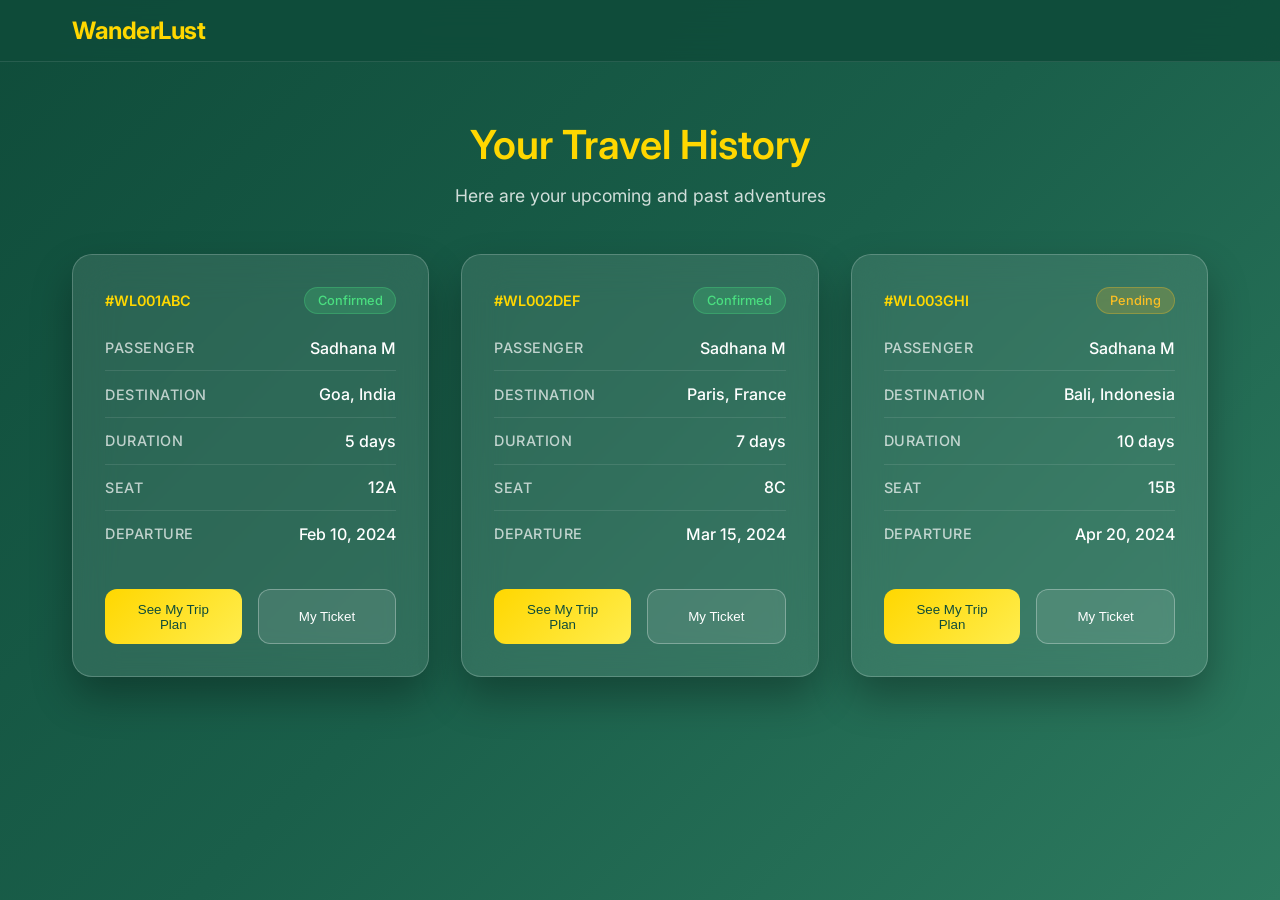
<file: booking-history-old.html>
<!DOCTYPE html>
<html lang="en">
<head>
    <meta charset="UTF-8">
    <meta name="viewport" content="width=device-width, initial-scale=1.0">
    <title>WanderLust AI - Booking History</title>
    <link rel="stylesheet" href="https://cdnjs.cloudflare.com/ajax/libs/font-awesome/6.4.0/css/all.min.css">
    <link href="https://fonts.googleapis.com/css2?family=Inter:wght@300;400;500;600;700&display=swap" rel="stylesheet">
    <style>
        * {
            margin: 0;
            padding: 0;
            box-sizing: border-box;
        }

        body {
            font-family: 'Inter', sans-serif;
            background: linear-gradient(135deg, #0f4c3a 0%, #1a5f4a 50%, #2d7a5f 100%);
            min-height: 100vh;
            color: #ffffff;
        }

        .navbar {
            position: fixed;
            top: 0;
            left: 0;
            right: 0;
            z-index: 1000;
            background: rgba(15, 76, 58, 0.9);
            backdrop-filter: blur(20px);
            border-bottom: 1px solid rgba(255, 255, 255, 0.1);
            padding: 1rem 0;
        }

        .nav-content {
            max-width: 1200px;
            margin: 0 auto;
            padding: 0 2rem;
            display: flex;
            align-items: center;
            justify-content: space-between;
        }

        .logo {
            display: flex;
            align-items: center;
            gap: 0.75rem;
            font-size: 1.5rem;
            font-weight: 700;
            color: #ffd700;
        }

        .logo-text {
            font-family: 'Inter', sans-serif;
            letter-spacing: -0.5px;
        }

        .container {
            max-width: 1200px;
            margin: 0 auto;
            padding: 120px 2rem 2rem;
            min-height: 100vh;
        }

        .page-header {
            text-align: center;
            margin-bottom: 3rem;
        }

        .page-title {
            font-size: 2.5rem;
            font-weight: 600;
            color: #ffd700;
            margin-bottom: 1rem;
        }

        .page-subtitle {
            font-size: 1.1rem;
            color: rgba(255, 255, 255, 0.8);
        }

        .bookings-grid {
            display: grid;
            grid-template-columns: repeat(auto-fit, minmax(350px, 1fr));
            gap: 2rem;
            margin-bottom: 2rem;
        }

        .booking-card {
            background: rgba(255, 255, 255, 0.1);
            backdrop-filter: blur(20px);
            border-radius: 20px;
            border: 1px solid rgba(255, 255, 255, 0.2);
            padding: 2rem;
            box-shadow: 0 20px 40px rgba(0, 0, 0, 0.3);
            transition: transform 0.3s ease;
        }

        .booking-card:hover {
            transform: translateY(-5px);
        }

        .booking-header {
            display: flex;
            justify-content: space-between;
            align-items: center;
            margin-bottom: 1.5rem;
        }

        .booking-id {
            font-size: 0.9rem;
            color: #ffd700;
            font-weight: 600;
        }

        .booking-status {
            padding: 0.3rem 0.8rem;
            border-radius: 20px;
            font-size: 0.8rem;
            font-weight: 500;
        }

        .status-confirmed {
            background: rgba(74, 222, 128, 0.2);
            color: #4ade80;
            border: 1px solid rgba(74, 222, 128, 0.3);
        }

        .status-pending {
            background: rgba(251, 191, 36, 0.2);
            color: #fbbf24;
            border: 1px solid rgba(251, 191, 36, 0.3);
        }

        .booking-details {
            margin-bottom: 2rem;
        }

        .detail-row {
            display: flex;
            justify-content: space-between;
            align-items: center;
            margin-bottom: 0.8rem;
            padding-bottom: 0.8rem;
            border-bottom: 1px solid rgba(255, 255, 255, 0.1);
        }

        .detail-row:last-child {
            border-bottom: none;
            margin-bottom: 0;
        }

        .detail-label {
            color: rgba(255, 255, 255, 0.7);
            font-size: 0.9rem;
            font-weight: 500;
            text-transform: uppercase;
            letter-spacing: 0.5px;
        }

        .detail-value {
            color: #ffffff;
            font-weight: 500;
        }

        .booking-actions {
            display: flex;
            gap: 1rem;
        }

        .btn {
            padding: 0.8rem 1.5rem;
            border: none;
            border-radius: 12px;
            cursor: pointer;
            font-weight: 500;
            transition: all 0.3s ease;
            text-decoration: none;
            display: inline-flex;
            align-items: center;
            justify-content: center;
            gap: 0.5rem;
        }

        .btn-primary {
            background: linear-gradient(135deg, #ffd700 0%, #ffed4e 100%);
            color: #0f4c3a;
            flex: 1;
        }

        .btn-primary:hover {
            transform: translateY(-2px);
            box-shadow: 0 8px 24px rgba(255, 215, 0, 0.3);
        }

        .btn-secondary {
            background: rgba(255, 255, 255, 0.1);
            color: #ffffff;
            border: 1px solid rgba(255, 255, 255, 0.3);
            flex: 1;
        }

        .btn-secondary:hover {
            background: rgba(255, 255, 255, 0.2);
        }

        .empty-state {
            text-align: center;
            padding: 4rem 2rem;
            background: rgba(255, 255, 255, 0.05);
            border-radius: 20px;
            border: 1px solid rgba(255, 255, 255, 0.1);
        }

        .empty-icon {
            font-size: 4rem;
            color: rgba(255, 255, 255, 0.3);
            margin-bottom: 1rem;
        }

        .empty-title {
            font-size: 1.5rem;
            color: rgba(255, 255, 255, 0.8);
            margin-bottom: 0.5rem;
        }

        .empty-text {
            color: rgba(255, 255, 255, 0.6);
        }

        @media (max-width: 768px) {
            .container {
                padding: 100px 1rem 1rem;
            }
            
            .bookings-grid {
                grid-template-columns: 1fr;
            }
            
            .booking-actions {
                flex-direction: column;
            }
        }
    </style>
</head>
<body>
    <!-- Navigation -->
    <nav class="navbar">
        <div class="nav-content">
            <div class="logo">
                <span class="logo-text">WanderLust</span>
            </div>
        </div>
    </nav>

    <!-- Main Container -->
    <div class="container">
        <div class="page-header">
            <h1 class="page-title">Your Travel History</h1>
            <p class="page-subtitle">Here are your upcoming and past adventures</p>
        </div>

        <div id="bookings-container">
            <!-- Bookings will be populated by JavaScript -->
        </div>
    </div>

    <script>
        // Sample booking data - in a real app, this would come from a backend
        const sampleBookings = [
            {
                id: 'WL001ABC',
                passengerName: 'Sadhana M',
                destination: 'Goa, India',
                duration: '5 days',
                seatNumber: '12A',
                status: 'confirmed',
                bookingDate: '2024-01-15',
                departureDate: '2024-02-10',
                budget: '₹45,000',
                interests: ['Beach', 'Culture', 'Food', 'Relaxation'],
                hotelType: '4-star'
            },
            {
                id: 'WL002DEF',
                passengerName: 'Sadhana M',
                destination: 'Paris, France',
                duration: '7 days',
                seatNumber: '8C',
                status: 'confirmed',
                bookingDate: '2024-01-20',
                departureDate: '2024-03-15',
                budget: '€2,800',
                interests: ['Culture', 'Art', 'Food', 'Romance'],
                hotelType: '5-star'
            },
            {
                id: 'WL003GHI',
                passengerName: 'Sadhana M',
                destination: 'Bali, Indonesia',
                duration: '10 days',
                seatNumber: '15B',
                status: 'pending',
                bookingDate: '2024-01-25',
                departureDate: '2024-04-20',
                budget: '$1,800',
                interests: ['Nature', 'Adventure', 'Relaxation', 'Culture'],
                hotelType: '4-star'
            }
        ];

        // Initialize the page
        document.addEventListener('DOMContentLoaded', function() {
            // Clear old cached data to force refresh with new names
            localStorage.removeItem('wanderlustBookings');
            loadBookings();
        });

        function loadBookings() {
            // Always use the updated sample data with "Sadhana M"
            let bookings = sampleBookings;
            
            // Save updated data to localStorage
            localStorage.setItem('wanderlustBookings', JSON.stringify(sampleBookings));

            const container = document.getElementById('bookings-container');
            
            if (bookings.length === 0) {
                container.innerHTML = `
                    <div class="empty-state">
                        <div class="empty-icon">
                            <i class="fas fa-ticket-alt"></i>
                        </div>
                        <h3 class="empty-title">No bookings found</h3>
                        <p class="empty-text">Start planning your next adventure!</p>
                    </div>
                `;
                return;
            }

            const bookingsGrid = document.createElement('div');
            bookingsGrid.className = 'bookings-grid';

            bookings.forEach(booking => {
                const bookingCard = createBookingCard(booking);
                bookingsGrid.appendChild(bookingCard);
            });

            container.appendChild(bookingsGrid);
        }

        function createBookingCard(booking) {
            const card = document.createElement('div');
            card.className = 'booking-card';
            
            const statusClass = booking.status === 'confirmed' ? 'status-confirmed' : 'status-pending';
            const statusText = booking.status === 'confirmed' ? 'Confirmed' : 'Pending';

            card.innerHTML = `
                <div class="booking-header">
                    <div class="booking-id">#${booking.id}</div>
                    <div class="booking-status ${statusClass}">
                        ${statusText}
                    </div>
                </div>
                
                <div class="booking-details">
                    <div class="detail-row">
                        <div class="detail-label">
                            Passenger
                        </div>
                        <div class="detail-value">${booking.passengerName}</div>
                    </div>
                    
                    <div class="detail-row">
                        <div class="detail-label">
                            Destination
                        </div>
                        <div class="detail-value">${booking.destination}</div>
                    </div>
                    
                    <div class="detail-row">
                        <div class="detail-label">
                            Duration
                        </div>
                        <div class="detail-value">${booking.duration}</div>
                    </div>
                    
                    <div class="detail-row">
                        <div class="detail-label">
                            Seat
                        </div>
                        <div class="detail-value">${booking.seatNumber}</div>
                    </div>
                    
                    <div class="detail-row">
                        <div class="detail-label">
                            Departure
                        </div>
                        <div class="detail-value">${formatDate(booking.departureDate)}</div>
                    </div>
                </div>
                
                <div class="booking-actions">
                    <button class="btn btn-primary" onclick="viewTripDetails('${booking.id}')">
                        See My Trip Plan
                    </button>
                    <button class="btn btn-secondary" onclick="viewTicket('${booking.id}')">
                        My Ticket
                    </button>
                </div>
            `;

            return card;
        }

        function viewTripDetails(bookingId) {
            // Get all bookings from localStorage
            const bookings = JSON.parse(localStorage.getItem('wanderlustBookings')) || [];
            
            // Find the selected booking
            const selectedBooking = bookings.find(booking => booking.id === bookingId);
            
            if (selectedBooking) {
                // Save selected booking to localStorage for trip details page
                localStorage.setItem('selectedTripDetails', JSON.stringify(selectedBooking));
                
                // Redirect to trip details page
                window.location.href = 'trip-details.html';
            } else {
                alert('Booking not found!');
            }
        }

        function viewTicket(bookingId) {
            // Get all bookings from localStorage
            const bookings = JSON.parse(localStorage.getItem('wanderlustBookings')) || [];
            
            // Find the selected booking
            const selectedBooking = bookings.find(booking => booking.id === bookingId);
            
            if (selectedBooking) {
                // Save selected booking to localStorage
                localStorage.setItem('selectedBooking', JSON.stringify(selectedBooking));
                
                // Redirect to ticket page
                window.location.href = 'ticket.html';
            } else {
                alert('Booking not found!');
            }
        }

        function manageBooking(bookingId) {
            // Placeholder for manage booking functionality
            alert(`Managing booking ${bookingId} - Feature coming soon!`);
        }

        function formatDate(dateString) {
            const date = new Date(dateString);
            return date.toLocaleDateString('en-US', {
                year: 'numeric',
                month: 'short',
                day: 'numeric'
            });
        }

        // Add some interactive animations
        document.addEventListener('DOMContentLoaded', function() {
            // Add hover effects to cards
            const cards = document.querySelectorAll('.booking-card');
            cards.forEach(card => {
                card.addEventListener('mouseenter', function() {
                    this.style.transform = 'translateY(-5px)';
                    this.style.transition = 'transform 0.3s ease';
                });
                
                card.addEventListener('mouseleave', function() {
                    this.style.transform = 'translateY(0)';
                });
            });
        });
    </script>
</body>
</html>
</file>
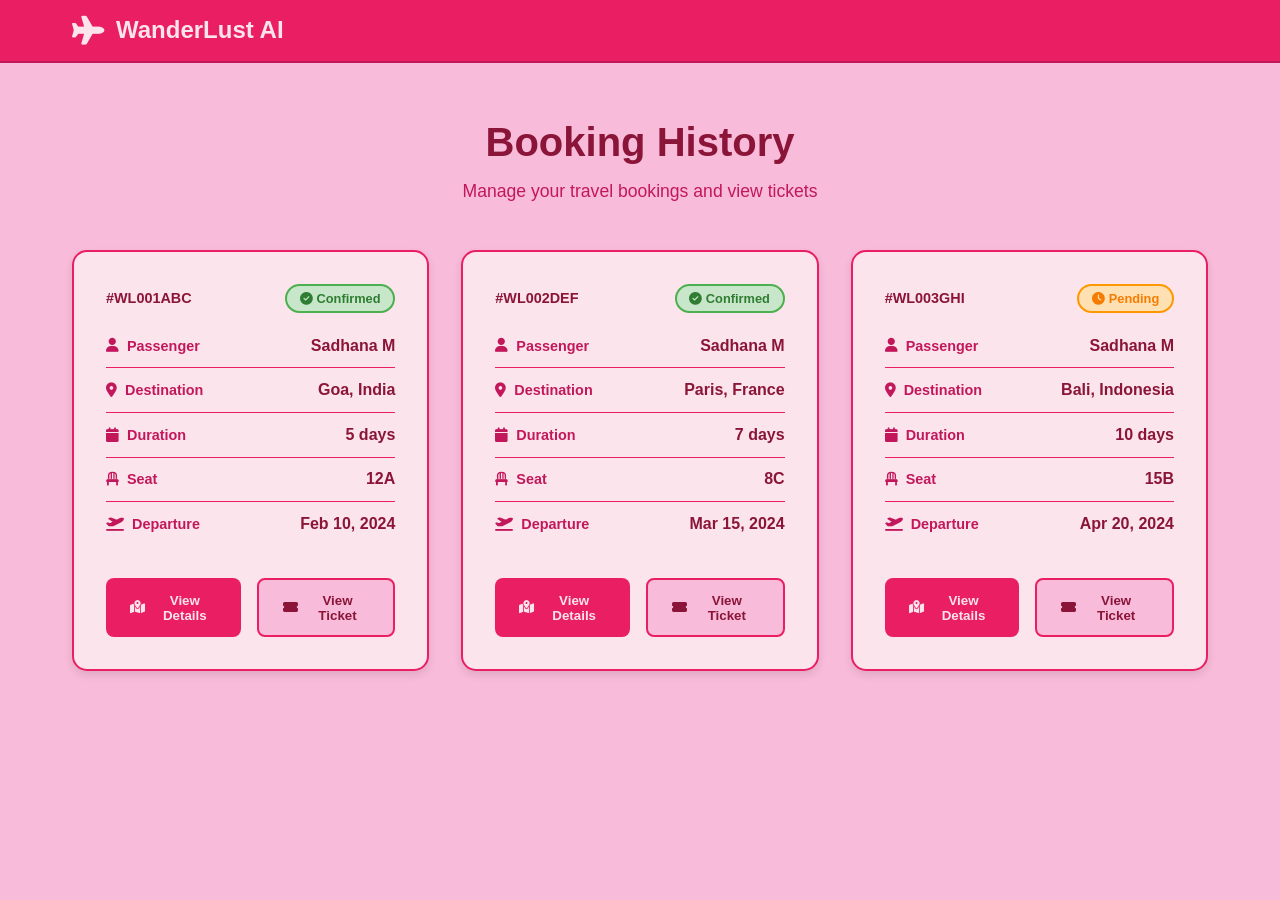
<file: booking-history.html>
<!DOCTYPE html>
<html lang="en">
<head>
    <meta charset="UTF-8">
    <meta name="viewport" content="width=device-width, initial-scale=1.0">
    <title>WanderLust AI - Booking History</title>
    <link rel="stylesheet" href="https://cdnjs.cloudflare.com/ajax/libs/font-awesome/6.4.0/css/all.min.css">
    <style>
        * {
            margin: 0;
            padding: 0;
            box-sizing: border-box;
        }

        body {
            font-family: 'Arial', sans-serif;
            background: #F8BBD9;
            min-height: 100vh;
            color: #8B1538;
        }

        .navbar {
            position: fixed;
            top: 0;
            left: 0;
            right: 0;
            z-index: 1000;
            background: #E91E63;
            border-bottom: 2px solid #C2185B;
            padding: 1rem 0;
        }

        .nav-content {
            max-width: 1200px;
            margin: 0 auto;
            padding: 0 2rem;
            display: flex;
            align-items: center;
            justify-content: space-between;
        }

        .logo {
            display: flex;
            align-items: center;
            gap: 0.75rem;
            font-size: 1.5rem;
            font-weight: bold;
            color: #FCE4EC;
        }

        .logo i {
            font-size: 1.8rem;
        }

        .container {
            max-width: 1200px;
            margin: 0 auto;
            padding: 120px 2rem 2rem;
            min-height: 100vh;
        }

        .page-header {
            text-align: center;
            margin-bottom: 3rem;
        }

        .page-title {
            font-size: 2.5rem;
            font-weight: bold;
            color: #8B1538;
            margin-bottom: 1rem;
        }

        .page-subtitle {
            font-size: 1.1rem;
            color: #C2185B;
        }

        .bookings-grid {
            display: grid;
            grid-template-columns: repeat(auto-fit, minmax(350px, 1fr));
            gap: 2rem;
            margin-bottom: 2rem;
        }

        .booking-card {
            background: #FCE4EC;
            border-radius: 15px;
            border: 2px solid #E91E63;
            padding: 2rem;
            box-shadow: 0 4px 8px rgba(0, 0, 0, 0.1);
        }

        .booking-card:hover {
            box-shadow: 0 6px 12px rgba(0, 0, 0, 0.15);
        }

        .booking-header {
            display: flex;
            justify-content: space-between;
            align-items: center;
            margin-bottom: 1.5rem;
        }

        .booking-id {
            font-size: 0.9rem;
            color: #8B1538;
            font-weight: bold;
        }

        .booking-status {
            padding: 0.3rem 0.8rem;
            border-radius: 15px;
            font-size: 0.8rem;
            font-weight: bold;
        }

        .status-confirmed {
            background: #C8E6C9;
            color: #2E7D32;
            border: 2px solid #4CAF50;
        }

        .status-pending {
            background: #FFE0B2;
            color: #F57C00;
            border: 2px solid #FF9800;
        }

        .booking-details {
            margin-bottom: 2rem;
        }

        .detail-row {
            display: flex;
            justify-content: space-between;
            align-items: center;
            margin-bottom: 0.8rem;
            padding-bottom: 0.8rem;
            border-bottom: 1px solid #E91E63;
        }

        .detail-row:last-child {
            border-bottom: none;
            margin-bottom: 0;
        }

        .detail-label {
            color: #C2185B;
            font-size: 0.9rem;
            display: flex;
            align-items: center;
            gap: 0.5rem;
            font-weight: bold;
        }

        .detail-value {
            color: #8B1538;
            font-weight: bold;
        }

        .booking-actions {
            display: flex;
            gap: 1rem;
        }

        .btn {
            padding: 0.8rem 1.5rem;
            border: none;
            border-radius: 8px;
            cursor: pointer;
            font-weight: bold;
            text-decoration: none;
            display: inline-flex;
            align-items: center;
            justify-content: center;
            gap: 0.5rem;
        }

        .btn-primary {
            background: #E91E63;
            color: #FCE4EC;
            flex: 1;
        }

        .btn-primary:hover {
            background: #C2185B;
        }

        .btn-secondary {
            background: #F8BBD9;
            color: #8B1538;
            border: 2px solid #E91E63;
            flex: 1;
        }

        .btn-secondary:hover {
            background: #FCE4EC;
        }

        .empty-state {
            text-align: center;
            padding: 4rem 2rem;
            background: #FCE4EC;
            border-radius: 15px;
            border: 2px solid #E91E63;
        }

        .empty-icon {
            font-size: 4rem;
            color: #E91E63;
            margin-bottom: 1rem;
        }

        .empty-title {
            font-size: 1.5rem;
            color: #8B1538;
            margin-bottom: 0.5rem;
            font-weight: bold;
        }

        .empty-text {
            color: #C2185B;
        }

        @media (max-width: 768px) {
            .container {
                padding: 100px 1rem 1rem;
            }
            
            .bookings-grid {
                grid-template-columns: 1fr;
            }
            
            .booking-actions {
                flex-direction: column;
            }
        }
    </style>
</head>
<body>
    <!-- Navigation -->
    <nav class="navbar">
        <div class="nav-content">
            <div class="logo">
                <i class="fas fa-plane"></i>
                <span class="logo-text">WanderLust AI</span>
            </div>
        </div>
    </nav>

    <!-- Main Container -->
    <div class="container">
        <div class="page-header">
            <h1 class="page-title">Booking History</h1>
            <p class="page-subtitle">Manage your travel bookings and view tickets</p>
        </div>

        <div id="bookings-container">
            <!-- Bookings will be populated by JavaScript -->
        </div>
    </div>

    <script>
        // Sample booking data
        const sampleBookings = [
            {
                id: 'WL001ABC',
                passengerName: 'Sadhana M',
                destination: 'Goa, India',
                duration: '5 days',
                seatNumber: '12A',
                status: 'confirmed',
                bookingDate: '2024-01-15',
                departureDate: '2024-02-10',
                budget: '₹45,000',
                interests: ['Beach', 'Culture', 'Food', 'Relaxation'],
                hotelType: '4-star'
            },
            {
                id: 'WL002DEF',
                passengerName: 'Sadhana M',
                destination: 'Paris, France',
                duration: '7 days',
                seatNumber: '8C',
                status: 'confirmed',
                bookingDate: '2024-01-20',
                departureDate: '2024-03-15',
                budget: '€2,800',
                interests: ['Culture', 'Art', 'Food', 'Romance'],
                hotelType: '5-star'
            },
            {
                id: 'WL003GHI',
                passengerName: 'Sadhana M',
                destination: 'Bali, Indonesia',
                duration: '10 days',
                seatNumber: '15B',
                status: 'pending',
                bookingDate: '2024-01-25',
                departureDate: '2024-04-20',
                budget: '$1,800',
                interests: ['Nature', 'Adventure', 'Relaxation', 'Culture'],
                hotelType: '4-star'
            }
        ];

        // Initialize the page
        document.addEventListener('DOMContentLoaded', function() {
            loadBookings();
        });

        function loadBookings() {
            let bookings = sampleBookings;
            localStorage.setItem('wanderlustBookings', JSON.stringify(sampleBookings));

            const container = document.getElementById('bookings-container');
            
            if (bookings.length === 0) {
                container.innerHTML = `
                    <div class="empty-state">
                        <div class="empty-icon">
                            <i class="fas fa-ticket-alt"></i>
                        </div>
                        <h3 class="empty-title">No bookings found</h3>
                        <p class="empty-text">Start planning your next adventure!</p>
                    </div>
                `;
                return;
            }

            const bookingsGrid = document.createElement('div');
            bookingsGrid.className = 'bookings-grid';

            bookings.forEach(booking => {
                const bookingCard = createBookingCard(booking);
                bookingsGrid.appendChild(bookingCard);
            });

            container.appendChild(bookingsGrid);
        }

        function createBookingCard(booking) {
            const card = document.createElement('div');
            card.className = 'booking-card';
            
            const statusClass = booking.status === 'confirmed' ? 'status-confirmed' : 'status-pending';
            const statusIcon = booking.status === 'confirmed' ? 'fas fa-check-circle' : 'fas fa-clock';

            card.innerHTML = `
                <div class="booking-header">
                    <div class="booking-id">#${booking.id}</div>
                    <div class="booking-status ${statusClass}">
                        <i class="${statusIcon}"></i>
                        ${booking.status.charAt(0).toUpperCase() + booking.status.slice(1)}
                    </div>
                </div>
                
                <div class="booking-details">
                    <div class="detail-row">
                        <div class="detail-label">
                            <i class="fas fa-user"></i>
                            Passenger
                        </div>
                        <div class="detail-value">${booking.passengerName}</div>
                    </div>
                    
                    <div class="detail-row">
                        <div class="detail-label">
                            <i class="fas fa-map-marker-alt"></i>
                            Destination
                        </div>
                        <div class="detail-value">${booking.destination}</div>
                    </div>
                    
                    <div class="detail-row">
                        <div class="detail-label">
                            <i class="fas fa-calendar"></i>
                            Duration
                        </div>
                        <div class="detail-value">${booking.duration}</div>
                    </div>
                    
                    <div class="detail-row">
                        <div class="detail-label">
                            <i class="fas fa-chair"></i>
                            Seat
                        </div>
                        <div class="detail-value">${booking.seatNumber}</div>
                    </div>
                    
                    <div class="detail-row">
                        <div class="detail-label">
                            <i class="fas fa-plane-departure"></i>
                            Departure
                        </div>
                        <div class="detail-value">${formatDate(booking.departureDate)}</div>
                    </div>
                </div>
                
                <div class="booking-actions">
                    <button class="btn btn-primary" onclick="viewTripDetails('${booking.id}')">
                        <i class="fas fa-map-marked-alt"></i>
                        View Details
                    </button>
                    <button class="btn btn-secondary" onclick="viewTicket('${booking.id}')">
                        <i class="fas fa-ticket-alt"></i>
                        View Ticket
                    </button>
                </div>
            `;

            return card;
        }

        function viewTripDetails(bookingId) {
            const bookings = JSON.parse(localStorage.getItem('wanderlustBookings')) || [];
            const selectedBooking = bookings.find(booking => booking.id === bookingId);
            
            if (selectedBooking) {
                localStorage.setItem('selectedTripDetails', JSON.stringify(selectedBooking));
                window.location.href = 'trip-details.html';
            } else {
                alert('Booking not found!');
            }
        }

        function viewTicket(bookingId) {
            const bookings = JSON.parse(localStorage.getItem('wanderlustBookings')) || [];
            const selectedBooking = bookings.find(booking => booking.id === bookingId);
            
            if (selectedBooking) {
                localStorage.setItem('selectedBooking', JSON.stringify(selectedBooking));
                window.location.href = 'ticket.html';
            } else {
                alert('Booking not found!');
            }
        }

        function formatDate(dateString) {
            const date = new Date(dateString);
            return date.toLocaleDateString('en-US', {
                year: 'numeric',
                month: 'short',
                day: 'numeric'
            });
        }
    </script>
</body>
</html>
</file>
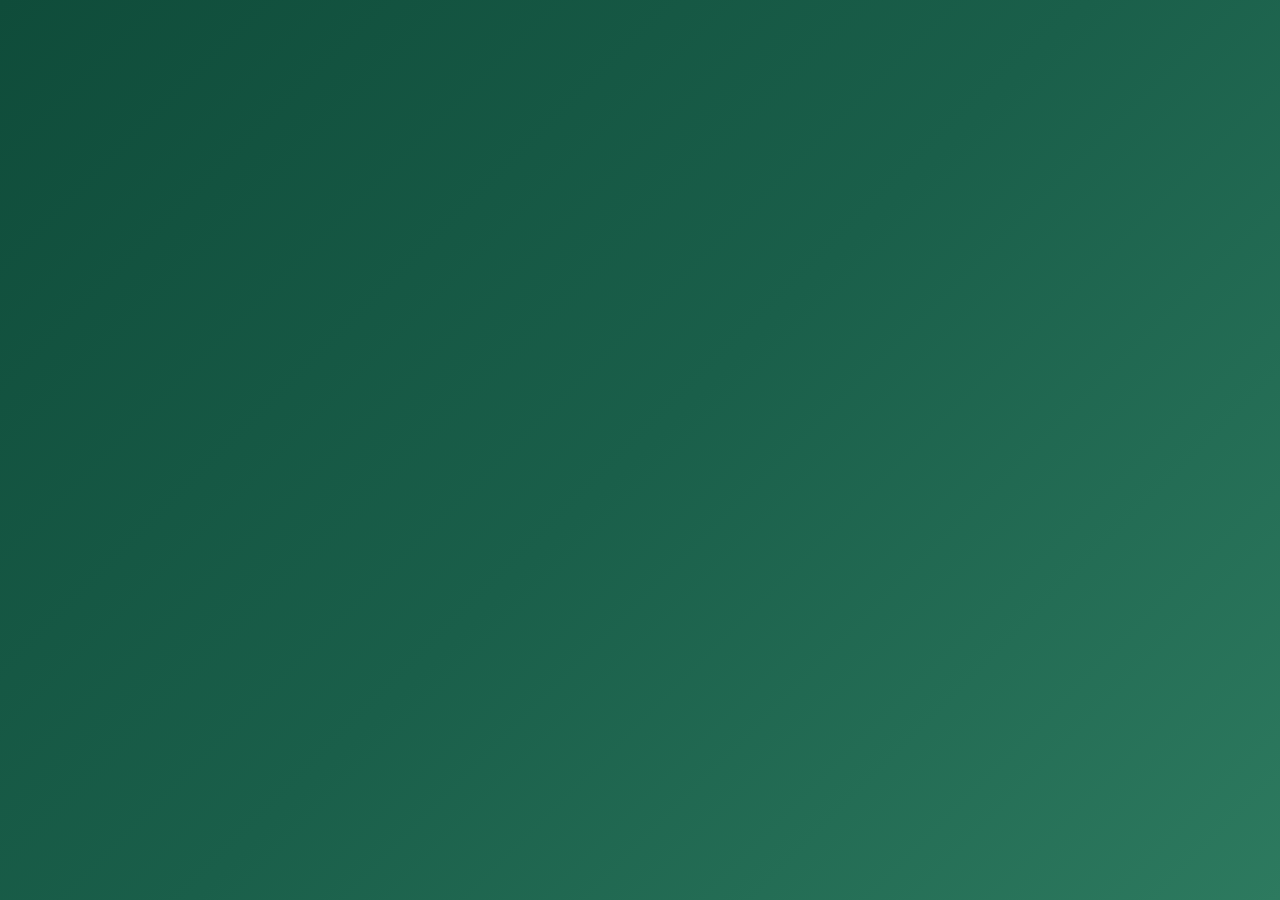
<file: demo-old.html>
<!DOCTYPE html>
<html lang="en">
<head>
    <meta charset="UTF-8">
    <meta name="viewport" content="width=device-width, initial-scale=1.0">
    <title>WanderLust AI - Frontend + Backend Demo</title>
    <link rel="stylesheet" href="https://cdnjs.cloudflare.com/ajax/libs/font-awesome/6.4.0/css/all.min.css">
    <link href="https://fonts.googleapis.com/css2?family=Inter:wght@300;400;500;600;700&display=swap" rel="stylesheet">
    <style>
        * {
            margin: 0;
            padding: 0;
            box-sizing: border-box;
        }

        body {
            font-family: 'Inter', sans-serif;
            background: linear-gradient(135deg, #0f4c3a 0%, #1a5f4a 50%, #2d7a5f 100%);
            min-height: 100vh;
            color: #ffffff;
        }

        .demo-container {
            display: grid;
            grid-template-columns: 1fr 1fr;
            gap: 2rem;
            padding: 2rem;
            min-height: 100vh;
        }

        .demo-section {
            background: rgba(255, 255, 255, 0.1);
            backdrop-filter: blur(20px);
            border-radius: 20px;
            border: 1px solid rgba(255, 255, 255, 0.2);
            padding: 2rem;
            box-shadow: 0 20px 40px rgba(0, 0, 0, 0.3);
        }

        .demo-header {
            text-align: center;
            margin-bottom: 2rem;
            padding-bottom: 1rem;
            border-bottom: 1px solid rgba(255, 255, 255, 0.2);
        }

        .demo-header h2 {
            color: #ffd700;
            font-size: 1.5rem;
            margin-bottom: 0.5rem;
        }

        .demo-header p {
            color: rgba(255, 255, 255, 0.8);
            font-size: 0.9rem;
        }

        /* Frontend Demo Styles */
        .travel-form {
            background: rgba(255, 255, 255, 0.05);
            border-radius: 16px;
            padding: 1.5rem;
            margin-bottom: 1.5rem;
        }

        .form-title {
            color: #ffd700;
            font-size: 1.3rem;
            margin-bottom: 1rem;
            text-align: center;
        }

        .form-row {
            display: grid;
            grid-template-columns: 1fr 1fr;
            gap: 1rem;
            margin-bottom: 1rem;
        }

        .input-group {
            display: flex;
            flex-direction: column;
            gap: 0.3rem;
        }

        .input-group label {
            font-size: 0.8rem;
            color: rgba(255, 255, 255, 0.8);
        }

        .input-group input, .input-group select {
            padding: 0.7rem;
            border: 1px solid rgba(255, 255, 255, 0.2);
            border-radius: 8px;
            background: rgba(255, 255, 255, 0.1);
            color: #ffffff;
            font-size: 0.9rem;
        }

        .input-group input:focus, .input-group select:focus {
            outline: none;
            border-color: #ffd700;
        }

        .pill-container {
            display: flex;
            flex-wrap: wrap;
            gap: 0.5rem;
            margin: 0.5rem 0;
        }

        .pill-btn {
            padding: 0.4rem 0.8rem;
            border: 1px solid rgba(255, 255, 255, 0.3);
            border-radius: 20px;
            background: rgba(255, 255, 255, 0.1);
            color: #ffffff;
            cursor: pointer;
            font-size: 0.8rem;
            transition: all 0.3s ease;
        }

        .pill-btn:hover, .pill-btn.selected {
            background: #ffd700;
            color: #0f4c3a;
            border-color: #ffd700;
        }

        .generate-btn {
            width: 100%;
            padding: 1rem;
            background: linear-gradient(135deg, #ffd700 0%, #ffed4e 100%);
            color: #0f4c3a;
            border: none;
            border-radius: 12px;
            font-weight: 600;
            cursor: pointer;
            margin-top: 1rem;
            transition: transform 0.3s ease;
        }

        .generate-btn:hover {
            transform: translateY(-2px);
        }

        /* Backend JSON Display */
        .json-output {
            background: #1a1a1a;
            border-radius: 12px;
            padding: 1.5rem;
            font-family: 'Courier New', monospace;
            font-size: 0.8rem;
            line-height: 1.4;
            overflow-y: auto;
            max-height: 600px;
            border: 1px solid rgba(255, 215, 0, 0.3);
        }

        .json-key {
            color: #66d9ef;
        }

        .json-string {
            color: #a6e22e;
        }

        .json-number {
            c
</file>
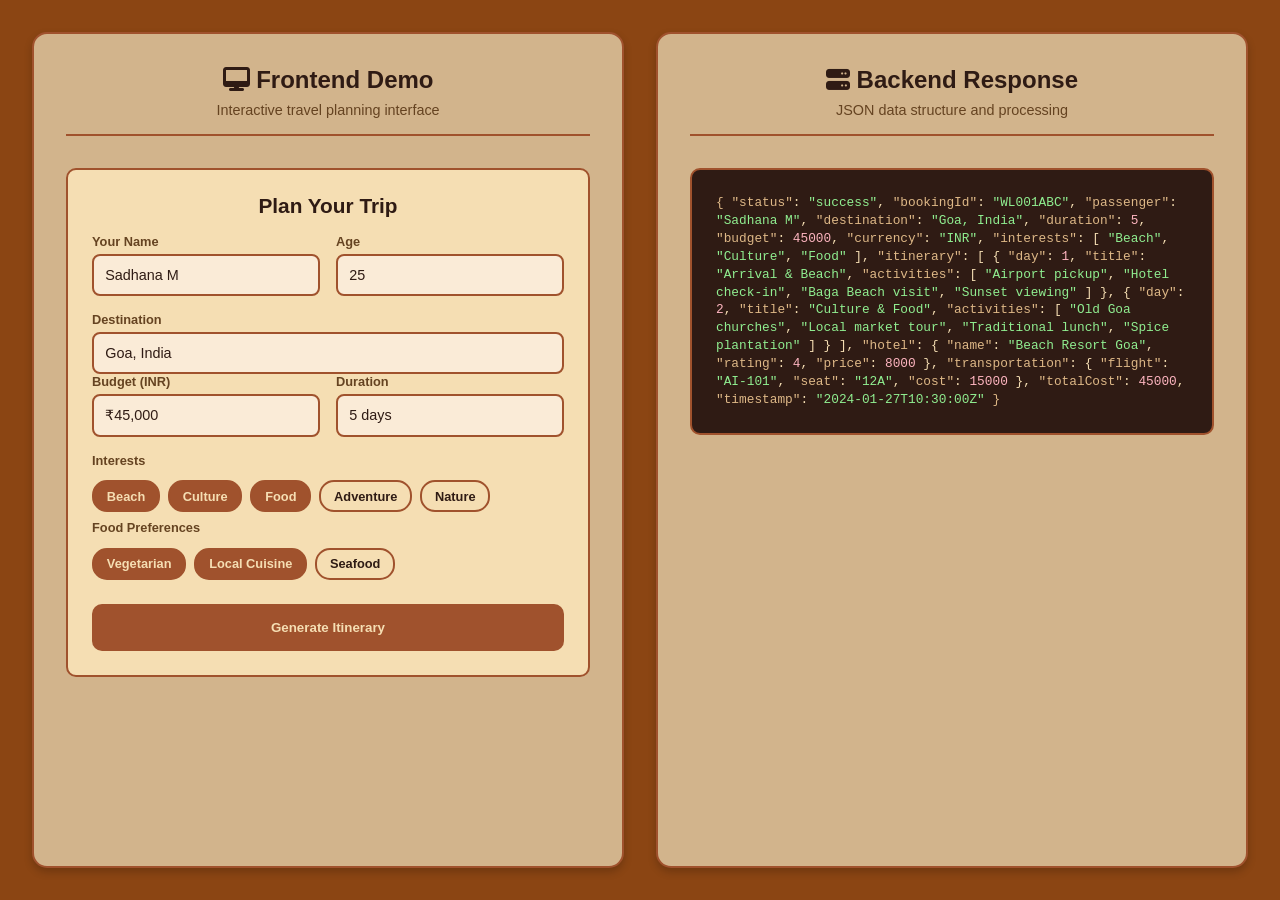
<file: demo.html>
<!DOCTYPE html>
<html lang="en">
<head>
    <meta charset="UTF-8">
    <meta name="viewport" content="width=device-width, initial-scale=1.0">
    <title>WanderLust AI - Project Demo</title>
    <link rel="stylesheet" href="https://cdnjs.cloudflare.com/ajax/libs/font-awesome/6.4.0/css/all.min.css">
    <style>
        * {
            margin: 0;
            padding: 0;
            box-sizing: border-box;
        }

        body {
            font-family: 'Arial', sans-serif;
            background: #8B4513;
            min-height: 100vh;
            color: #2F1B14;
        }

        .demo-container {
            display: grid;
            grid-template-columns: 1fr 1fr;
            gap: 2rem;
            padding: 2rem;
            min-height: 100vh;
        }

        .demo-section {
            background: #D2B48C;
            border-radius: 15px;
            border: 2px solid #A0522D;
            padding: 2rem;
            box-shadow: 0 4px 8px rgba(0, 0, 0, 0.2);
        }

        .demo-header {
            text-align: center;
            margin-bottom: 2rem;
            padding-bottom: 1rem;
            border-bottom: 2px solid #A0522D;
        }

        .demo-header h2 {
            color: #2F1B14;
            font-size: 1.5rem;
            margin-bottom: 0.5rem;
            font-weight: bold;
        }

        .demo-header p {
            color: #654321;
            font-size: 0.9rem;
        }

        /* Frontend Demo Styles */
        .travel-form {
            background: #F5DEB3;
            border-radius: 10px;
            border: 2px solid #A0522D;
            padding: 1.5rem;
            margin-bottom: 1.5rem;
        }

        .form-title {
            color: #2F1B14;
            font-size: 1.3rem;
            margin-bottom: 1rem;
            text-align: center;
            font-weight: bold;
        }

        .form-row {
            display: grid;
            grid-template-columns: 1fr 1fr;
            gap: 1rem;
            margin-bottom: 1rem;
        }

        .input-group {
            display: flex;
            flex-direction: column;
            gap: 0.3rem;
        }

        .input-group label {
            font-size: 0.8rem;
            color: #654321;
            font-weight: bold;
        }

        .input-group input, .input-group select {
            padding: 0.7rem;
            border: 2px solid #A0522D;
            border-radius: 8px;
            background: #FAEBD7;
            color: #2F1B14;
            font-size: 0.9rem;
        }

        .input-group input:focus, .input-group select:focus {
            outline: none;
            border-color: #654321;
        }

        .pill-container {
            display: flex;
            flex-wrap: wrap;
            gap: 0.5rem;
            margin: 0.5rem 0;
        }

        .pill-btn {
            padding: 0.4rem 0.8rem;
            border: 2px solid #A0522D;
            border-radius: 15px;
            background: #F5DEB3;
            color: #2F1B14;
            cursor: pointer;
            font-size: 0.8rem;
            font-weight: bold;
        }

        .pill-btn:hover, .pill-btn.selected {
            background: #A0522D;
            color: #F5DEB3;
        }

        .generate-btn {
            width: 100%;
            padding: 1rem;
            background: #A0522D;
            color: #F5DEB3;
            border: none;
            border-radius: 10px;
            font-weight: bold;
            cursor: pointer;
            margin-top: 1rem;
        }

        .generate-btn:hover {
            background: #654321;
        }

        /* Backend JSON Display */
        .json-output {
            background: #2F1B14;
            border-radius: 10px;
            padding: 1.5rem;
            font-family: 'Courier New', monospace;
            font-size: 0.8rem;
            line-height: 1.4;
            overflow-y: auto;
            max-height: 600px;
            border: 2px solid #A0522D;
            color: #F5DEB3;
        }

        .json-key {
            color: #DEB887;
        }

        .json-string {
            color: #90EE90;
        }

        .json-number {
            color: #FFB6C1;
        }

        @media (max-width: 768px) {
            .demo-container {
                grid-template-columns: 1fr;
                padding: 1rem;
            }
            
            .form-row {
                grid-template-columns: 1fr;
            }
        }
    </style>
</head>
<body>
    <div class="demo-container">
        <!-- Frontend Demo Section -->
        <div class="demo-section">
            <div class="demo-header">
                <h2><i class="fas fa-desktop"></i> Frontend Demo</h2>
                <p>Interactive travel planning interface</p>
            </div>
            
            <div class="travel-form">
                <h3 class="form-title">Plan Your Trip</h3>
                
                <div class="form-row">
                    <div class="input-group">
                        <label>Your Name</label>
                        <input type="text" value="Sadhana M" readonly>
                    </div>
                    <div class="input-group">
                        <label>Age</label>
                        <input type="number" value="25" readonly>
                    </div>
                </div>
                
                <div class="input-group">
                    <label>Destination</label>
                    <input type="text" value="Goa, India" readonly>
                </div>
                
                <div class="form-row">
                    <div class="input-group">
                        <label>Budget (INR)</label>
                        <input type="text" value="₹45,000" readonly>
                    </div>
                    <div class="input-group">
                        <label>Duration</label>
                        <input type="text" value="5 days" readonly>
                    </div>
                </div>
                
                <div class="input-group">
                    <label>Interests</label>
                    <div class="pill-container">
                        <span class="pill-btn selected">Beach</span>
                        <span class="pill-btn selected">Culture</span>
                        <span class="pill-btn selected">Food</span>
                        <span class="pill-btn">Adventure</span>
                        <span class="pill-btn">Nature</span>
                    </div>
                </div>
                
                <div class="input-group">
                    <label>Food Preferences</label>
                    <div class="pill-container">
                        <span class="pill-btn selected">Vegetarian</span>
                        <span class="pill-btn selected">Local Cuisine</span>
                        <span class="pill-btn">Seafood</span>
                    </div>
                </div>
                
                <button class="generate-btn">
                    Generate Itinerary
                </button>
            </div>
        </div>

        <!-- Backend Demo Section -->
        <div class="demo-section">
            <div class="demo-header">
                <h2><i class="fas fa-server"></i> Backend Response</h2>
                <p>JSON data structure and processing</p>
            </div>
            
            <div class="json-output">
<span class="json-key">{</span>
  <span class="json-key">"status"</span>: <span class="json-string">"success"</span>,
  <span class="json-key">"bookingId"</span>: <span class="json-string">"WL001ABC"</span>,
  <span class="json-key">"passenger"</span>: <span class="json-string">"Sadhana M"</span>,
  <span class="json-key">"destination"</span>: <span class="json-string">"Goa, India"</span>,
  <span class="json-key">"duration"</span>: <span class="json-number">5</span>,
  <span class="json-key">"budget"</span>: <span class="json-number">45000</span>,
  <span class="json-key">"currency"</span>: <span class="json-string">"INR"</span>,
  <span class="json-key">"interests"</span>: [
    <span class="json-string">"Beach"</span>,
    <span class="json-string">"Culture"</span>,
    <span class="json-string">"Food"</span>
  ],
  <span class="json-key">"itinerary"</span>: [
    {
      <span class="json-key">"day"</span>: <span class="json-number">1</span>,
      <span class="json-key">"title"</span>: <span class="json-string">"Arrival & Beach"</span>,
      <span class="json-key">"activities"</span>: [
        <span class="json-string">"Airport pickup"</span>,
        <span class="json-string">"Hotel check-in"</span>,
        <span class="json-string">"Baga Beach visit"</span>,
        <span class="json-string">"Sunset viewing"</span>
      ]
    },
    {
      <span class="json-key">"day"</span>: <span class="json-number">2</span>,
      <span class="json-key">"title"</span>: <span class="json-string">"Culture & Food"</span>,
      <span class="json-key">"activities"</span>: [
        <span class="json-string">"Old Goa churches"</span>,
        <span class="json-string">"Local market tour"</span>,
        <span class="json-string">"Traditional lunch"</span>,
        <span class="json-string">"Spice plantation"</span>
      ]
    }
  ],
  <span class="json-key">"hotel"</span>: {
    <span class="json-key">"name"</span>: <span class="json-string">"Beach Resort Goa"</span>,
    <span class="json-key">"rating"</span>: <span class="json-number">4</span>,
    <span class="json-key">"price"</span>: <span class="json-number">8000</span>
  },
  <span class="json-key">"transportation"</span>: {
    <span class="json-key">"flight"</span>: <span class="json-string">"AI-101"</span>,
    <span class="json-key">"seat"</span>: <span class="json-string">"12A"</span>,
    <span class="json-key">"cost"</span>: <span class="json-number">15000</span>
  },
  <span class="json-key">"totalCost"</span>: <span class="json-number">45000</span>,
  <span class="json-key">"timestamp"</span>: <span class="json-string">"2024-01-27T10:30:00Z"</span>
<span class="json-key">}</span>
            </div>
        </div>
    </div>

    <script>
        // Simple demo interactions
        document.addEventListener('DOMContentLoaded', function() {
            const generateBtn = document.querySelector('.generate-btn');
            const jsonOutput = document.querySelector('.json-output');
            
            generateBtn.addEventListener('click', function() {
                this.textContent = 'Processing...';
                this.style.background = '#654321';
                
                setTimeout(() => {
                    this.textContent = 'Itinerary Generated!';
                    jsonOutput.style.border = '2px solid #90EE90';
                    
                    setTimeout(() => {
                        this.textContent = 'Generate Itinerary';
                        this.style.background = '#A0522D';
                        jsonOutput.style.border = '2px solid #A0522D';
                    }, 2000);
                }, 1000);
            });
            
            // Interactive pills
            document.querySelectorAll('.pill-btn:not(.selected)').forEach(pill => {
                pill.addEventListener('click', function() {
                    this.classList.toggle('selected');
                });
            });
        });
    </script>
</body>
</html>
</file>
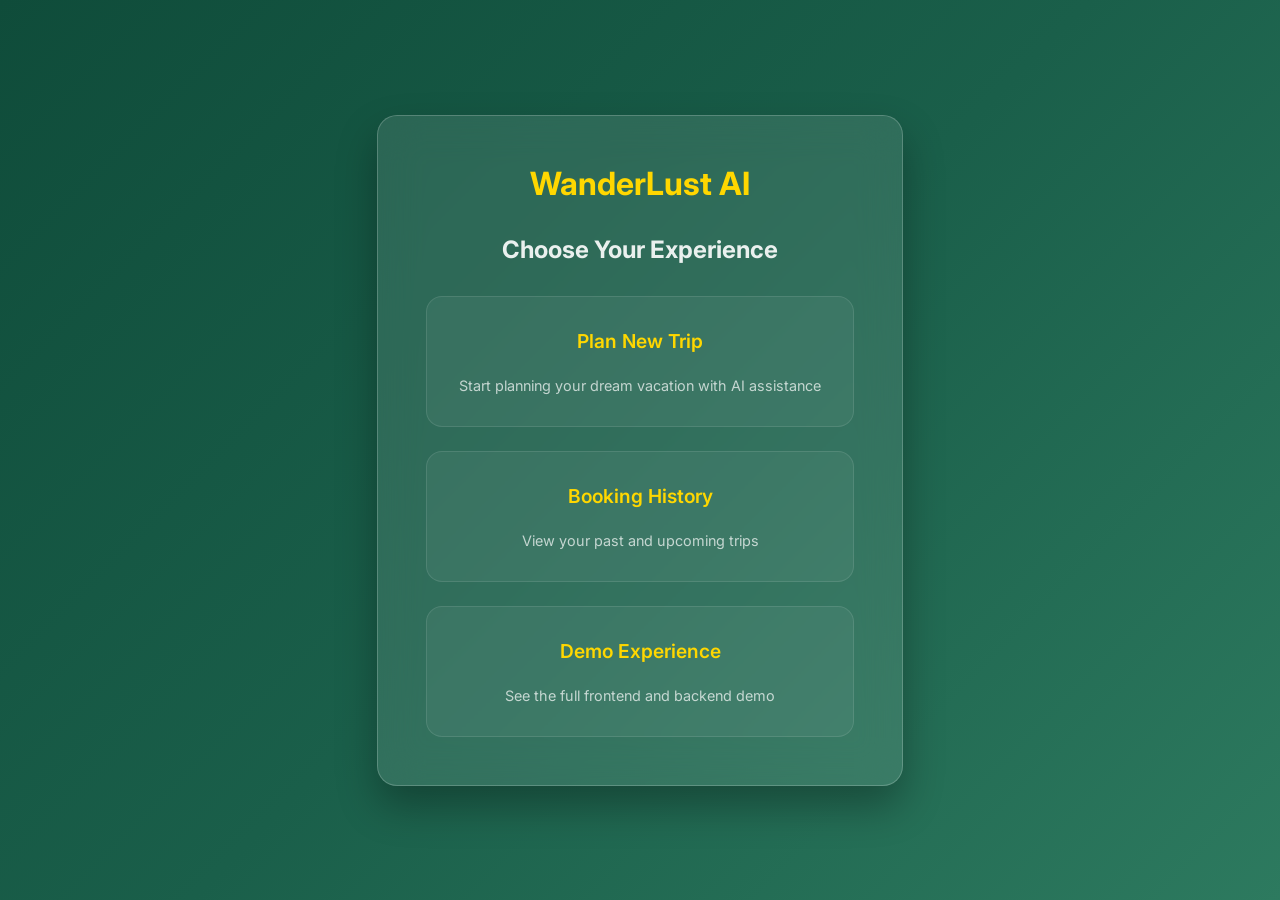
<file: navigation-old.html>
<!DOCTYPE html>
<html lang="en">
<head>
    <meta charset="UTF-8">
    <meta name="viewport" content="width=device-width, initial-scale=1.0">
    <title>WanderLust AI - Navigation</title>
    <link rel="stylesheet" href="https://cdnjs.cloudflare.com/ajax/libs/font-awesome/6.4.0/css/all.min.css">
    <link href="https://fonts.googleapis.com/css2?family=Inter:wght@300;400;500;600;700&display=swap" rel="stylesheet">
    <style>
        * {
            margin: 0;
            padding: 0;
            box-sizing: border-box;
        }

        body {
            font-family: 'Inter', sans-serif;
            background: linear-gradient(135deg, #0f4c3a 0%, #1a5f4a 50%, #2d7a5f 100%);
            min-height: 100vh;
            color: #ffffff;
            display: flex;
            align-items: center;
            justify-content: center;
        }

        .nav-container {
            background: rgba(255, 255, 255, 0.1);
            backdrop-filter: blur(20px);
            border-radius: 20px;
            border: 1px solid rgba(255, 255, 255, 0.2);
            padding: 3rem;
            box-shadow: 0 20px 40px rgba(0, 0, 0, 0.3);
            text-align: center;
            max-width: 600px;
        }

        .logo {
            display: flex;
            align-items: center;
            justify-content: center;
            gap: 1rem;
            font-size: 2rem;
            font-weight: 700;
            color: #ffd700;
            margin-bottom: 2rem;
        }

        .logo i {
            font-size: 2.5rem;
        }

        .nav-title {
            font-size: 1.5rem;
            margin-bottom: 2rem;
            color: rgba(255, 255, 255, 0.9);
        }

        .nav-grid {
            display: grid;
            grid-template-columns: repeat(auto-fit, minmax(250px, 1fr));
            gap: 1.5rem;
        }

        .nav-card {
            background: rgba(255, 255, 255, 0.05);
            border: 1px solid rgba(255, 255, 255, 0.1);
            border-radius: 16px;
            padding: 2rem;
            text-decoration: none;
            color: #ffffff;
            transition: all 0.3s ease;
            display: flex;
            flex-direction: column;
            align-items: center;
            gap: 1rem;
            text-align: center;
        }

        .nav-card:hover {
            background: rgba(255, 255, 255, 0.1);
            transform: translateY(-5px);
            box-shadow: 0 10px 30px rgba(0, 0, 0, 0.2);
        }

        .nav-card-title {
            font-size: 1.2rem;
            font-weight: 600;
            margin-bottom: 0.5rem;
            color: #ffd700;
        }

        .nav-card-desc {
            font-size: 0.9rem;
            color: rgba(255, 255, 255, 0.7);
            text-align: center;
        }
    </style>
</head>
<body>
    <div class="nav-container">
        <div class="logo">
            <span>WanderLust AI</span>
        </div>
        
        <h2 class="nav-title">Choose Your Experience</h2>
        
        <div class="nav-grid">
            <a href="index.html" class="nav-card">
                <div class="nav-card-title">Plan New Trip</div>
                <div class="nav-card-desc">Start planning your dream vacation with AI assistance</div>
            </a>
            
            <a href="booking-history.html" class="nav-card">
                <div class="nav-card-title">Booking History</div>
                <div class="nav-card-desc">View your past and upcoming trips</div>
            </a>
            
            <a href="demo.html" class="nav-card">
                <div class="nav-card-title">Demo Experience</div>
                <div class="nav-card-desc">See the full frontend and backend demo</div>
            </a>
        </div>
    </div>
</body>
</html>
</file>
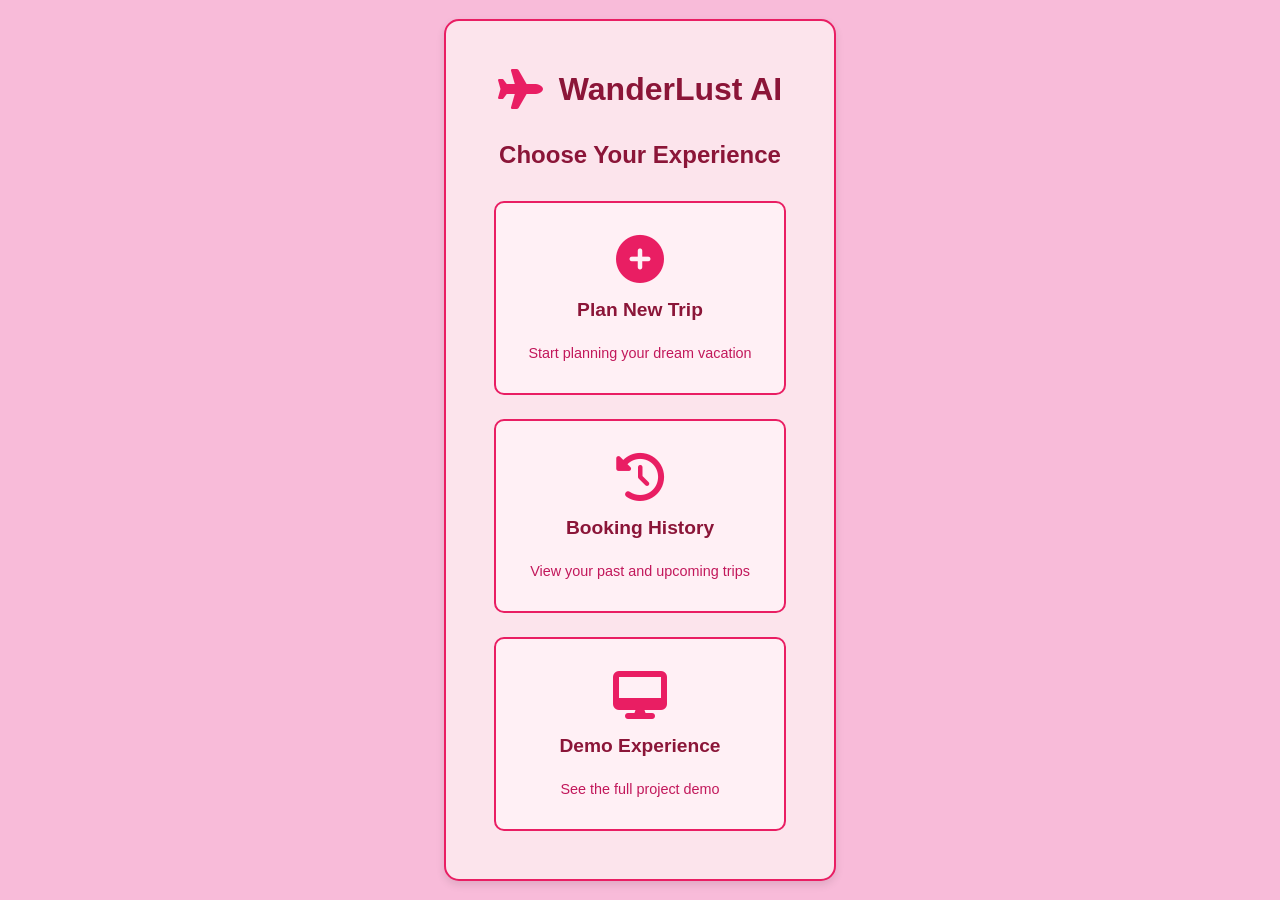
<file: navigation.html>
<!DOCTYPE html>
<html lang="en">
<head>
    <meta charset="UTF-8">
    <meta name="viewport" content="width=device-width, initial-scale=1.0">
    <title>WanderLust AI - Navigation</title>
    <link rel="stylesheet" href="https://cdnjs.cloudflare.com/ajax/libs/font-awesome/6.4.0/css/all.min.css">
    <style>
        * {
            margin: 0;
            padding: 0;
            box-sizing: border-box;
        }

        body {
            font-family: 'Arial', sans-serif;
            background: #F8BBD9;
            min-height: 100vh;
            color: #8B1538;
            display: flex;
            align-items: center;
            justify-content: center;
        }

        .nav-container {
            background: #FCE4EC;
            border-radius: 15px;
            border: 2px solid #E91E63;
            padding: 3rem;
            box-shadow: 0 4px 8px rgba(0, 0, 0, 0.1);
            text-align: center;
            max-width: 600px;
        }

        .logo {
            display: flex;
            align-items: center;
            justify-content: center;
            gap: 1rem;
            font-size: 2rem;
            font-weight: bold;
            color: #8B1538;
            margin-bottom: 2rem;
        }

        .logo i {
            font-size: 2.5rem;
            color: #E91E63;
        }

        .nav-title {
            font-size: 1.5rem;
            margin-bottom: 2rem;
            color: #8B1538;
            font-weight: bold;
        }

        .nav-grid {
            display: grid;
            grid-template-columns: repeat(auto-fit, minmax(250px, 1fr));
            gap: 1.5rem;
        }

        .nav-card {
            background: #FFF0F5;
            border: 2px solid #E91E63;
            border-radius: 10px;
            padding: 2rem;
            text-decoration: none;
            color: #8B1538;
            display: flex;
            flex-direction: column;
            align-items: center;
            gap: 1rem;
        }

        .nav-card:hover {
            background: #F8BBD9;
            box-shadow: 0 4px 8px rgba(0, 0, 0, 0.1);
        }

        .nav-icon {
            font-size: 3rem;
            color: #E91E63;
        }

        .nav-card-title {
            font-size: 1.2rem;
            font-weight: bold;
            margin-bottom: 0.5rem;
        }

        .nav-card-desc {
            font-size: 0.9rem;
            color: #C2185B;
            text-align: center;
        }
    </style>
</head>
<body>
    <div class="nav-container">
        <div class="logo">
            <i class="fas fa-plane"></i>
            <span>WanderLust AI</span>
        </div>
        
        <h2 class="nav-title">Choose Your Experience</h2>
        
        <div class="nav-grid">
            <a href="index.html" class="nav-card">
                <i class="fas fa-plus-circle nav-icon"></i>
                <div class="nav-card-title">Plan New Trip</div>
                <div class="nav-card-desc">Start planning your dream vacation</div>
            </a>
            
            <a href="booking-history.html" class="nav-card">
                <i class="fas fa-history nav-icon"></i>
                <div class="nav-card-title">Booking History</div>
                <div class="nav-card-desc">View your past and upcoming trips</div>
            </a>
            
            <a href="demo.html" class="nav-card">
                <i class="fas fa-desktop nav-icon"></i>
                <div class="nav-card-title">Demo Experience</div>
                <div class="nav-card-desc">See the full project demo</div>
            </a>
        </div>
    </div>
</body>
</html>
</file>
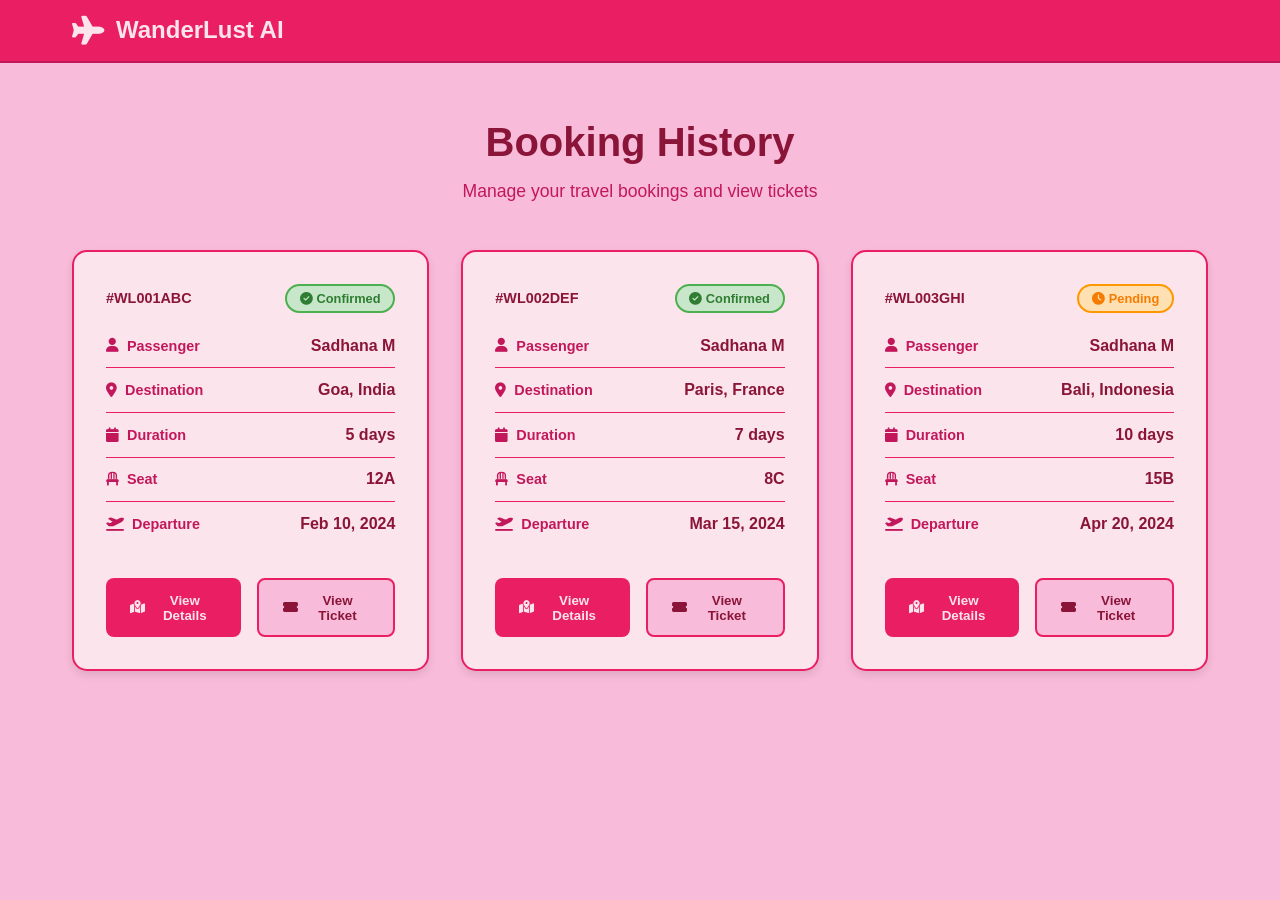
<file: ticket.html>
<!DOCTYPE html>
<html lang="en">
<head>
    <meta charset="UTF-8">
    <meta name="viewport" content="width=device-width, initial-scale=1.0">
    <title>WanderLust AI - Travel Ticket</title>
    <link rel="stylesheet" href="https://cdnjs.cloudflare.com/ajax/libs/font-awesome/6.4.0/css/all.min.css">
    <style>
        * {
            margin: 0;
            padding: 0;
            box-sizing: border-box;
        }

        body {
            font-family: 'Arial', sans-serif;
            background: #8B4513;
            min-height: 100vh;
            color: #2F1B14;
        }

        .navbar {
            position: fixed;
            top: 0;
            left: 0;
            right: 0;
            z-index: 1000;
            background: #654321;
            border-bottom: 2px solid #A0522D;
            padding: 1rem 0;
        }

        .nav-content {
            max-width: 1200px;
            margin: 0 auto;
            padding: 0 2rem;
            display: flex;
            align-items: center;
            justify-content: space-between;
        }

        .logo {
            display: flex;
            align-items: center;
            gap: 0.75rem;
            font-size: 1.5rem;
            font-weight: bold;
            color: #F5DEB3;
        }

        .logo i {
            font-size: 1.8rem;
        }

        .back-btn {
            background: #DEB887;
            color: #2F1B14;
            border: 2px solid #A0522D;
            padding: 0.5rem 1rem;
            border-radius: 8px;
            text-decoration: none;
            display: flex;
            align-items: center;
            gap: 0.5rem;
            font-weight: bold;
        }

        .back-btn:hover {
            background: #D2B48C;
        }

        .container {
            max-width: 800px;
            margin: 0 auto;
            padding: 120px 2rem 2rem;
            min-height: 100vh;
            display: flex;
            align-items: center;
            justify-content: center;
        }

        .ticket-container {
            background: #D2B48C;
            border: 3px solid #A0522D;
            border-radius: 15px;
            overflow: hidden;
            position: relative;
            width: 100%;
            max-width: 600px;
            box-shadow: 0 4px 8px rgba(0, 0, 0, 0.2);
        }

        .ticket-container::before {
            content: '';
            position: absolute;
            top: 0;
            left: 0;
            right: 0;
            height: 4px;
            background: #A0522D;
        }

        .ticket-header {
            display: flex;
            justify-content: space-between;
            align-items: center;
            padding: 1.5rem 2rem;
            border-bottom: 2px dashed #A0522D;
        }

        .ticket-header h2 {
            color: #2F1B14;
            font-size: 1.5rem;
            font-weight: bold;
        }

        .ticket-logo {
            font-weight: bold;
            color: #654321;
        }

        .ticket-content {
            padding: 2rem;
        }

        .ticket-row {
            display: grid;
            grid-template-columns: 1fr 1fr;
            gap: 2rem;
            margin-bottom: 1.5rem;
            align-items: end;
        }

        .ticket-row:last-child {
            margin-bottom: 0;
        }

        .ticket-field {
            display: flex;
            flex-direction: column;
            gap: 0.5rem;
        }

        .ticket-field label {
            font-size: 0.8rem;
            color: #654321;
            text-transform: uppercase;
            letter-spacing: 0.5px;
            font-weight: bold;
        }

        .ticket-field span {
            font-size: 1.1rem;
            font-weight: bold;
            color: #2F1B14;
        }

        .qr-code {
            display: flex;
            flex-direction: column;
            align-items: center;
            gap: 0.5rem;
        }

        .qr-pattern {
            width: 80px;
            height: 80px;
            background: #A0522D;
            border: 2px solid #654321;
            border-radius: 8px;
        }

        .qr-code span {
            font-size: 0.8rem;
            color: #654321;
            font-weight: bold;
        }

        .ticket-actions {
            display: flex;
            gap: 1rem;
            padding: 2rem;
            border-top: 2px dashed #A0522D;
            flex-wrap: wrap;
        }

        .btn {
            flex: 1;
            padding: 0.75rem 1rem;
            border: none;
            border-radius: 8px;
            cursor: pointer;
            font-weight: bold;
            display: flex;
            align-items: center;
            justify-content: center;
            gap: 0.5rem;
            min-width: 140px;
            text-decoration: none;
        }

        .btn-primary {
            background: #A0522D;
            color: #F5DEB3;
        }

        .btn-primary:hover {
            background: #654321;
        }

        .btn-secondary {
            background: #DEB887;
            color: #2F1B14;
            border: 2px solid #A0522D;
        }

        .btn-secondary:hover {
            background: #D2B48C;
        }

        @media (max-width: 768px) {
            .container {
                padding: 100px 1rem 1rem;
            }
            
            .ticket-row {
                grid-template-columns: 1fr;
                gap: 1rem;
            }
            
            .ticket-actions {
                flex-direction: column;
            }
            
            .btn {
                min-width: auto;
            }
        }
    </style>
</head>
<body>
    <!-- Navigation -->
    <nav class="navbar">
        <div class="nav-content">
            <div class="logo">
                <i class="fas fa-plane"></i>
                <span class="logo-text">WanderLust AI</span>
            </div>
            <a href="booking-history.html" class="back-btn">
                <i class="fas fa-arrow-left"></i>
                Back to Bookings
            </a>
        </div>
    </nav>

    <!-- Main Container -->
    <div class="container">
        <div class="ticket-container">
            <div class="ticket-header">
                <h2>✈️ Travel Ticket</h2>
                <div class="ticket-logo">WanderLust AI</div>
            </div>
            
            <div class="ticket-content">
                <div class="ticket-row">
                    <div class="ticket-field">
                        <label>Passenger Name</label>
                        <span id="ticket-name">Loading...</span>
                    </div>
                    <div class="ticket-field">
                        <label>Booking ID</label>
                        <span id="ticket-booking-id">Loading...</span>
                    </div>
                </div>
                
                <div class="ticket-row">
                    <div class="ticket-field">
                        <label>Destination</label>
                        <span id="ticket-destination">Loading...</span>
                    </div>
                    <div class="ticket-field">
                        <label>Duration</label>
                        <span id="ticket-duration">Loading...</span>
                    </div>
                </div>
                
                <div class="ticket-row">
                    <div class="ticket-field">
                        <label>Seat Number</label>
                        <span id="ticket-seat">Loading...</span>
                    </div>
                    <div class="qr-code">
                        <div class="qr-pattern"></div>
                        <span>QR Code</span>
                    </div>
                </div>
            </div>
            
            <div class="ticket-actions">
                <button class="btn btn-secondary" id="download-ticket">
                    <i class="fas fa-download"></i> Download
                </button>
                <button class="btn btn-secondary" id="share-ticket">
                    <i class="fas fa-share"></i> Share
                </button>
                <a href="booking-history.html" class="btn btn-primary">
                    <i class="fas fa-history"></i> Back to History
                </a>
            </div>
        </div>
    </div>

    <script>
        // Initialize the page
        document.addEventListener('DOMContentLoaded', function() {
            loadTicketDetails();
            
            // Add event listeners
            document.getElementById('download-ticket').addEventListener('click', downloadTicket);
            document.getElementById('share-ticket').addEventListener('click', shareTicket);
        });

        function loadTicketDetails() {
            // Get selected booking from localStorage
            const selectedBooking = JSON.parse(localStorage.getItem('selectedBooking'));
            
            if (!selectedBooking) {
                alert('No ticket selected. Redirecting to booking history.');
                window.location.href = 'booking-history.html';
                return;
            }

            // Populate ticket details
            document.getElementById('ticket-name').textContent = selectedBooking.passengerName;
            document.getElementById('ticket-destination').textContent = selectedBooking.destination;
            document.getElementById('ticket-duration').textContent = selectedBooking.duration;
            document.getElementById('ticket-booking-id').textContent = selectedBooking.id;
            document.getElementById('ticket-seat').textContent = selectedBooking.seatNumber;
        }

        function downloadTicket() {
            const selectedBooking = JSON.parse(localStorage.getItem('selectedBooking'));
            const link = document.createElement('a');
            link.download = `WanderLust-AI-Ticket-${selectedBooking.passengerName.replace(/\s+/g, '-')}.pdf`;
            link.href = 'data:text/plain;charset=utf-8,WanderLust AI Travel Ticket - ' + selectedBooking.passengerName;
            link.click();
            
            showNotification('Ticket downloaded successfully! 📄');
        }

        function shareTicket() {
            const selectedBooking = JSON.parse(localStorage.getItem('selectedBooking'));
            const shareText = `My travel ticket for ${selectedBooking.destination} - ${selectedBooking.duration}! Booking ID: ${selectedBooking.id}`;
            
            if (navigator.share) {
                navigator.share({
                    title: 'My Travel Ticket',
                    text: shareText,
                    url: window.location.href
                });
            } else {
                navigator.clipboard.writeText(shareText).then(() => {
                    showNotification('Ticket details copied! 📋');
                });
            }
        }

        function showNotification(message) {
            const notification = document.createElement('div');
            notification.style.cssText = `
                position: fixed;
                top: 100px;
                right: 20px;
                background: #A0522D;
                color: #F5DEB3;
                padding: 1rem 1.5rem;
                border-radius: 8px;
                font-weight: bold;
                z-index: 10000;
                box-shadow: 0 4px 8px rgba(0, 0, 0, 0.2);
            `;
            notification.textContent = message;
            
            document.body.appendChild(notification);
            
            setTimeout(() => {
                if (notification.parentNode) {
                    notification.parentNode.removeChild(notification);
                }
            }, 3000);
        }
    </script>
</body>
</html>
</file>
